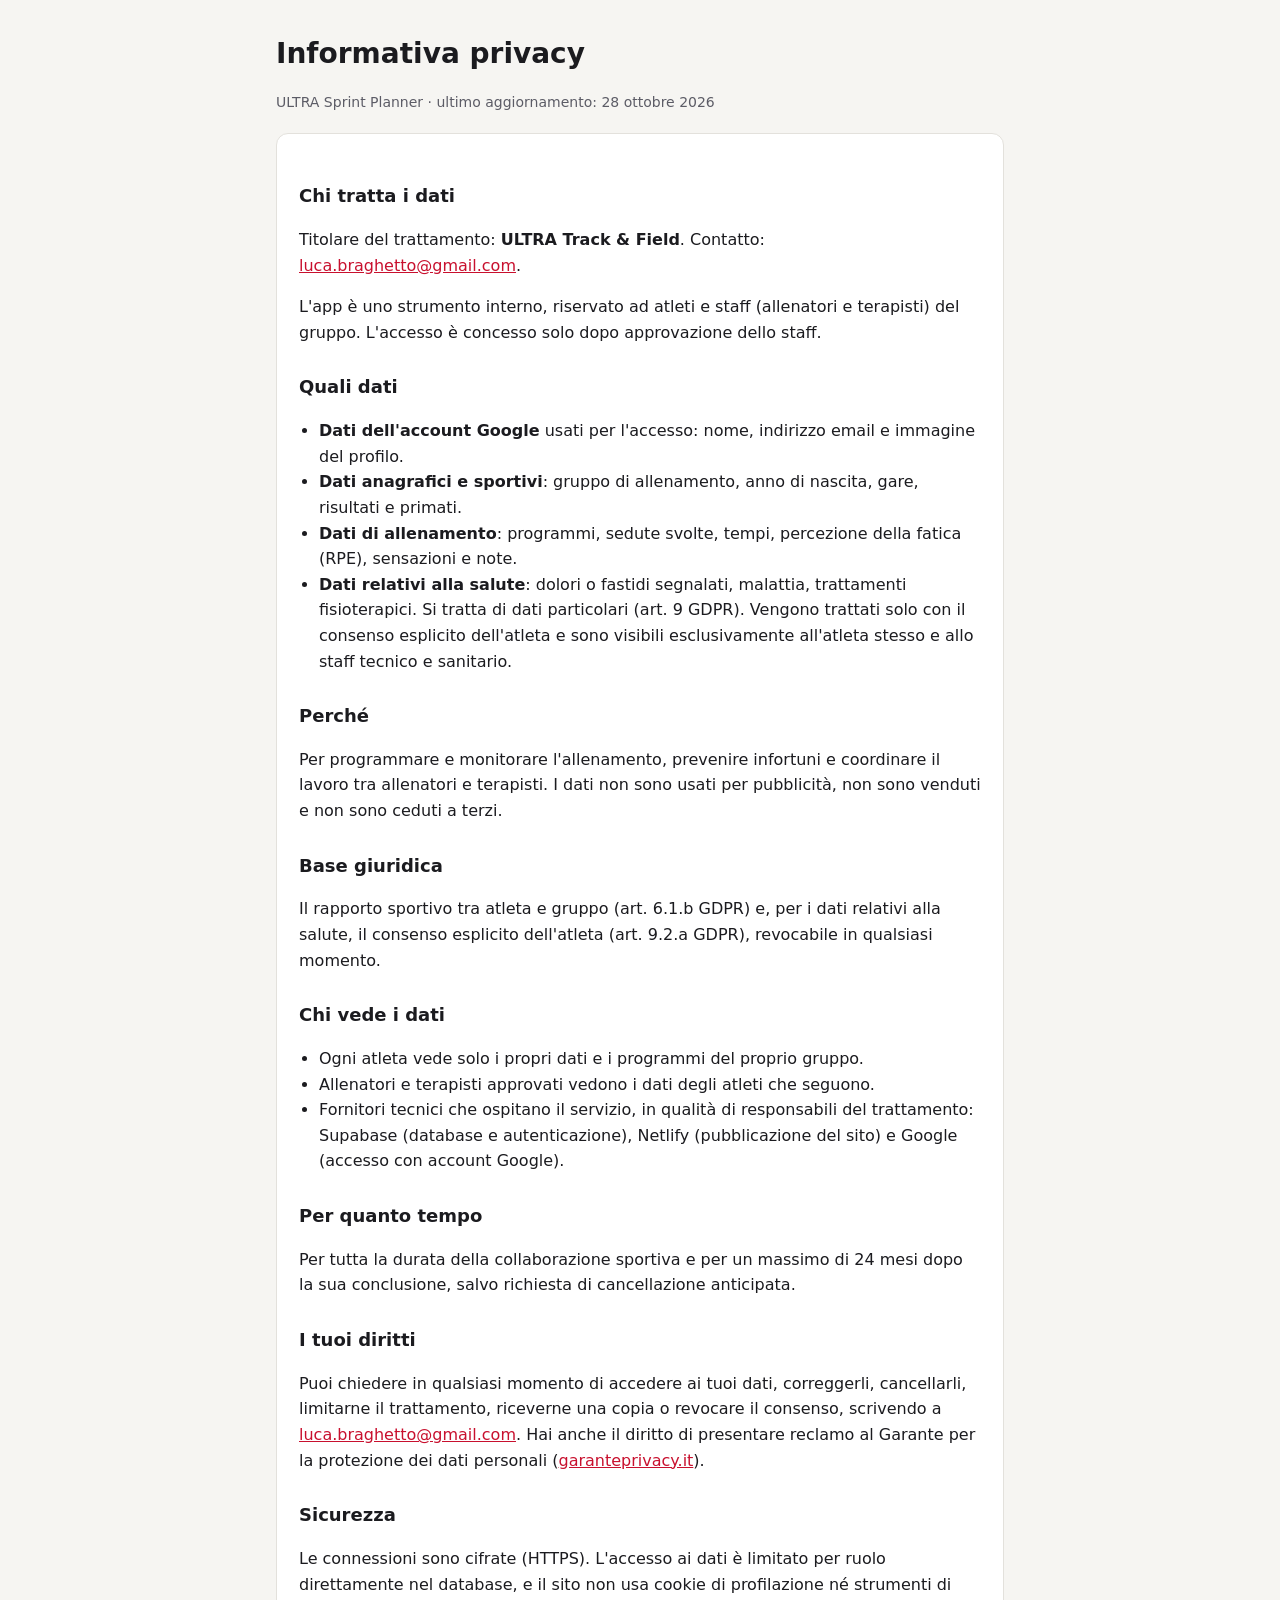
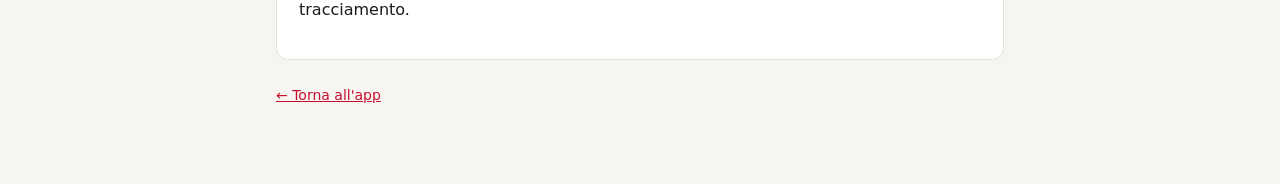
<file: privacy.html>
<!doctype html>
<html lang="it">
<head>
<meta charset="utf-8">
<meta name="viewport" content="width=device-width,initial-scale=1">
<title>Privacy · ULTRA Sprint Planner</title>
<link rel="icon" href="icon.svg">
<style>
:root{--bg:#f6f5f2;--fg:#1b1b1f;--mut:#5c5c66;--acc:#c8102e;--card:#fff;--line:#e3e1dc}
@media (prefers-color-scheme:dark){:root{--bg:#121214;--fg:#ececf0;--mut:#a3a3ad;--card:#1c1c20;--line:#2c2c32}}
*{box-sizing:border-box}
body{margin:0;background:var(--bg);color:var(--fg);font:16px/1.6 system-ui,-apple-system,"Segoe UI",Roboto,sans-serif}
main{max-width:760px;margin:0 auto;padding:32px 16px 64px}
h1{font-size:28px;margin:0 0 4px}
h2{font-size:18px;margin:28px 0 6px}
p,li{color:var(--fg)}
.mut{color:var(--mut);font-size:14px}
a{color:var(--acc)}
ul{padding-left:20px}
.card{background:var(--card);border:1px solid var(--line);border-radius:12px;padding:20px 22px;margin-top:20px}
</style>
</head>
<body>
<main>
<h1>Informativa privacy</h1>
<p class="mut">ULTRA Sprint Planner · ultimo aggiornamento: 28 ottobre 2026</p>

<div class="card">
<h2>Chi tratta i dati</h2>
<p>Titolare del trattamento: <strong>ULTRA Track &amp; Field</strong>. Contatto: <a href="mailto:luca.braghetto@gmail.com">luca.braghetto@gmail.com</a>.</p>
<p>L'app è uno strumento interno, riservato ad atleti e staff (allenatori e terapisti) del gruppo. L'accesso è concesso solo dopo approvazione dello staff.</p>

<h2>Quali dati</h2>
<ul>
<li><strong>Dati dell'account Google</strong> usati per l'accesso: nome, indirizzo email e immagine del profilo.</li>
<li><strong>Dati anagrafici e sportivi</strong>: gruppo di allenamento, anno di nascita, gare, risultati e primati.</li>
<li><strong>Dati di allenamento</strong>: programmi, sedute svolte, tempi, percezione della fatica (RPE), sensazioni e note.</li>
<li><strong>Dati relativi alla salute</strong>: dolori o fastidi segnalati, malattia, trattamenti fisioterapici. Si tratta di dati particolari (art. 9 GDPR). Vengono trattati solo con il consenso esplicito dell'atleta e sono visibili esclusivamente all'atleta stesso e allo staff tecnico e sanitario.</li>
</ul>

<h2>Perché</h2>
<p>Per programmare e monitorare l'allenamento, prevenire infortuni e coordinare il lavoro tra allenatori e terapisti. I dati non sono usati per pubblicità, non sono venduti e non sono ceduti a terzi.</p>

<h2>Base giuridica</h2>
<p>Il rapporto sportivo tra atleta e gruppo (art. 6.1.b GDPR) e, per i dati relativi alla salute, il consenso esplicito dell'atleta (art. 9.2.a GDPR), revocabile in qualsiasi momento.</p>

<h2>Chi vede i dati</h2>
<ul>
<li>Ogni atleta vede solo i propri dati e i programmi del proprio gruppo.</li>
<li>Allenatori e terapisti approvati vedono i dati degli atleti che seguono.</li>
<li>Fornitori tecnici che ospitano il servizio, in qualità di responsabili del trattamento: Supabase (database e autenticazione), Netlify (pubblicazione del sito) e Google (accesso con account Google).</li>
</ul>

<h2>Per quanto tempo</h2>
<p>Per tutta la durata della collaborazione sportiva e per un massimo di 24 mesi dopo la sua conclusione, salvo richiesta di cancellazione anticipata.</p>

<h2>I tuoi diritti</h2>
<p>Puoi chiedere in qualsiasi momento di accedere ai tuoi dati, correggerli, cancellarli, limitarne il trattamento, riceverne una copia o revocare il consenso, scrivendo a <a href="mailto:luca.braghetto@gmail.com">luca.braghetto@gmail.com</a>. Hai anche il diritto di presentare reclamo al Garante per la protezione dei dati personali (<a href="https://www.garanteprivacy.it">garanteprivacy.it</a>).</p>

<h2>Sicurezza</h2>
<p>Le connessioni sono cifrate (HTTPS). L'accesso ai dati è limitato per ruolo direttamente nel database, e il sito non usa cookie di profilazione né strumenti di tracciamento.</p>
</div>

<p class="mut" style="margin-top:24px"><a href="./">← Torna all'app</a></p>
</main>
</body>
</html>
</file>
